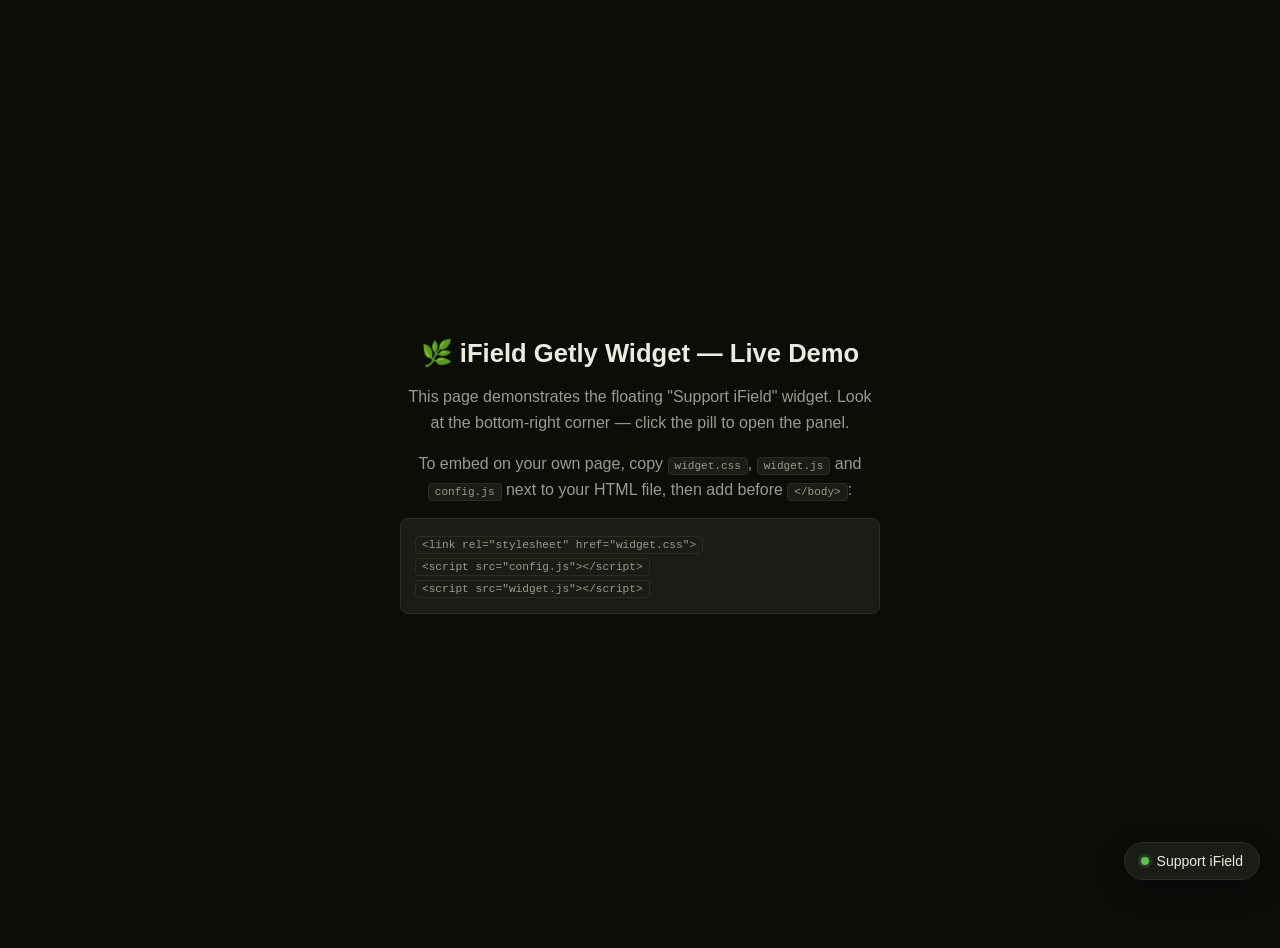
<file: index.html>
<!DOCTYPE html>
<html lang="en">
<head>
<meta charset="UTF-8">
<meta name="viewport" content="width=device-width, initial-scale=1.0">
<title>iField Getly Widget — Demo</title>
<style>
  body {
    margin: 0;
    background: #0B0D09;
    color: #EDEAE0;
    font-family: -apple-system, BlinkMacSystemFont, "Segoe UI", Roboto, sans-serif;
    display: flex;
    align-items: center;
    justify-content: center;
    min-height: 100vh;
    text-align: center;
    padding: 24px;
  }
  .demo-box { max-width: 480px; }
  h1 { font-size: 1.6rem; margin-bottom: 10px; }
  p { color: #9B9A8C; line-height: 1.6; }
  code {
    background: #1A1D16; border: 1px solid #2A2E22;
    padding: 2px 6px; border-radius: 4px; font-size: 0.85em;
  }
</style>
</head>
<body>
  <div class="demo-box">
    <h1>🌿 iField Getly Widget — Live Demo</h1>
    <p>This page demonstrates the floating "Support iField" widget.
    Look at the bottom-right corner — click the pill to open the panel.</p>
    <p>To embed on your own page, copy <code>widget.css</code>, <code>widget.js</code>
    and <code>config.js</code> next to your HTML file, then add before <code>&lt;/body&gt;</code>:</p>
    <p style="text-align:left; background:#1A1D16; border:1px solid #2A2E22; border-radius:8px; padding:14px; font-size:0.82rem; overflow-x:auto;">
      <code>&lt;link rel="stylesheet" href="widget.css"&gt;</code><br>
      <code>&lt;script src="config.js"&gt;&lt;/script&gt;</code><br>
      <code>&lt;script src="widget.js"&gt;&lt;/script&gt;</code>
    </p>
  </div>

  <link rel="stylesheet" href="widget.css">
  <script src="config.js"></script>
  <script src="widget.js"></script>
</body>
</html>
</file>
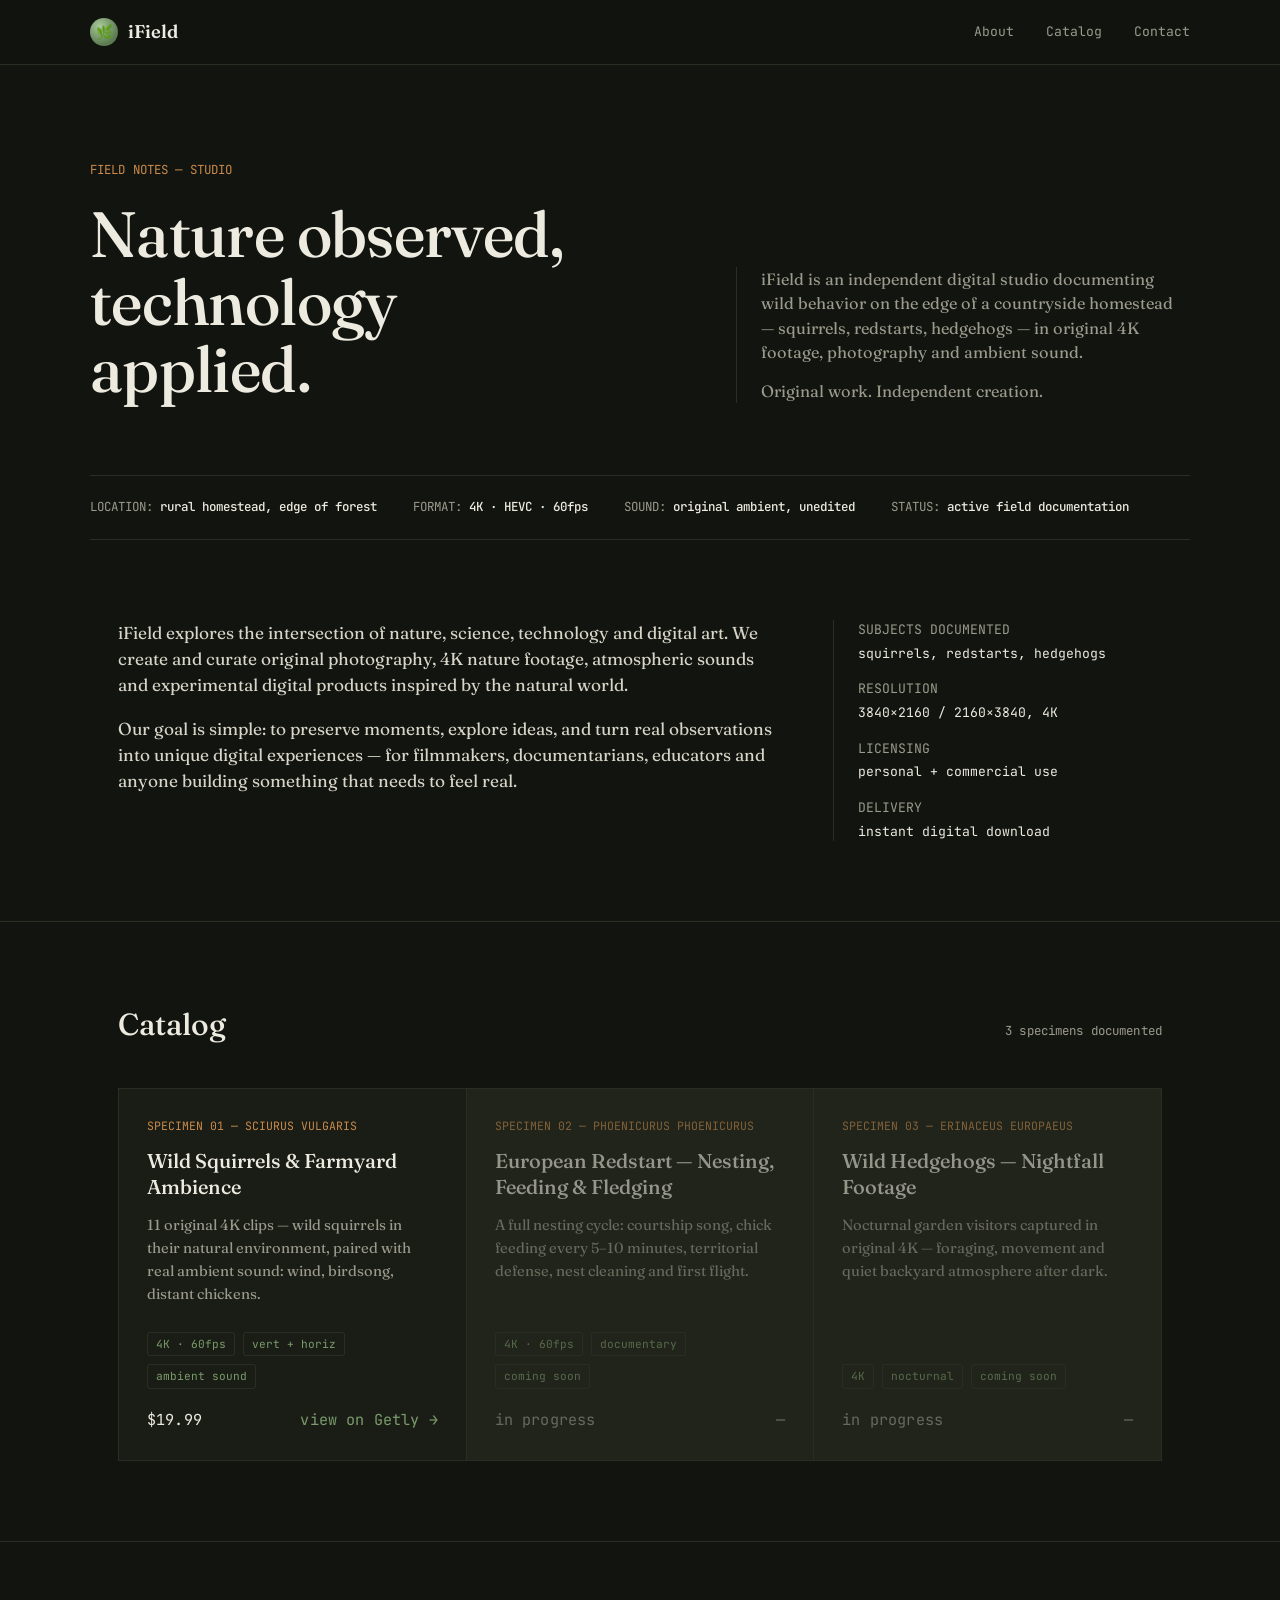
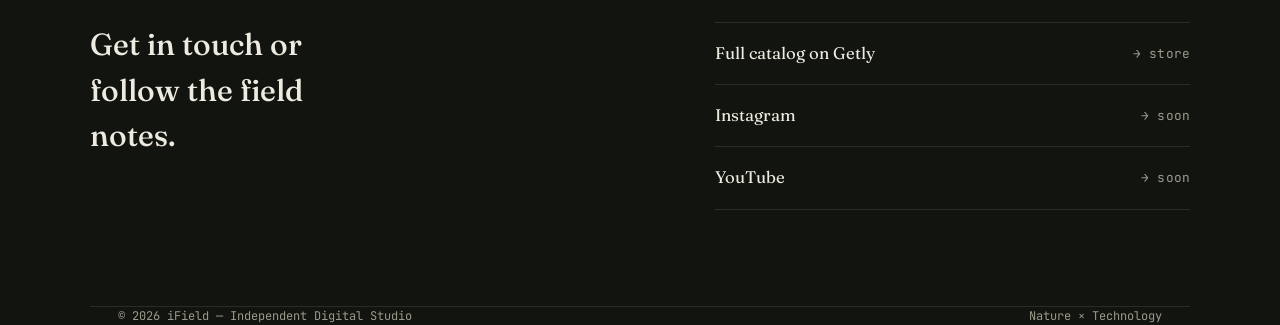
<file: index 4.html>
<!DOCTYPE html>
<html lang="en">
<head>
<meta charset="UTF-8">
<meta name="viewport" content="width=device-width, initial-scale=1.0">
<title>iField — Nature × Technology</title>
<meta name="description" content="Independent digital studio. Original 4K nature footage, photography and ambient sound from wild squirrels, redstarts and hedgehogs on the edge of a countryside homestead.">
<link rel="icon" href="data:image/svg+xml,<svg xmlns=%22http://www.w3.org/2000/svg%22 viewBox=%220 0 100 100%22><text y=%22.9em%22 font-size=%2290%22>🌿</text></svg>">
<link rel="preconnect" href="https://fonts.googleapis.com">
<link rel="preconnect" href="https://fonts.gstatic.com" crossorigin>
<link href="https://fonts.googleapis.com/css2?family=Fraunces:opsz,wght@9..144,400;9..144,500;9..144,600&family=JetBrains+Mono:wght@400;500&display=swap" rel="stylesheet">
<style>
  :root{
    --bg:#12140F;
    --bg-card:#1A1D16;
    --bg-card-hover:#20241B;
    --line:#2A2E22;
    --text:#EDEAE0;
    --text-muted:#9B9A8C;
    --moss:#7A9B6B;
    --moss-dim:#5C7A50;
    --amber:#C98A4B;
    --max:1100px;
  }
  *{box-sizing:border-box; margin:0; padding:0;}
  html{scroll-behavior:smooth;}
  body{
    background:var(--bg);
    color:var(--text);
    font-family:'Fraunces', Georgia, serif;
    line-height:1.5;
    -webkit-font-smoothing:antialiased;
  }
  .mono{
    font-family:'JetBrains Mono', ui-monospace, monospace;
    letter-spacing:0.01em;
  }
  a{color:inherit;}
  img{max-width:100%; display:block;}
  .wrap{max-width:var(--max); margin:0 auto; padding:0 28px;}

  /* Header */
  header{
    position:sticky; top:0; z-index:10;
    background:rgba(18,20,15,0.88);
    backdrop-filter:blur(8px);
    border-bottom:1px solid var(--line);
  }
  .nav{
    display:flex; align-items:center; justify-content:space-between;
    padding:18px 0;
  }
  .logo{
    display:flex; align-items:center; gap:10px;
    font-size:1.15rem; font-weight:600; text-decoration:none;
  }
  .logo-mark{
    width:28px; height:28px; border-radius:50%;
    background:radial-gradient(circle at 35% 30%, #A8C99A, var(--moss-dim) 70%);
    display:flex; align-items:center; justify-content:center;
    font-size:0.85rem;
  }
  .nav-links{display:flex; gap:32px; font-family:'JetBrains Mono', monospace; font-size:0.82rem;}
  .nav-links a{text-decoration:none; color:var(--text-muted); transition:color .2s;}
  .nav-links a:hover{color:var(--moss);}

  /* Hero */
  .hero{
    padding:96px 0 72px;
    display:grid;
    grid-template-columns:1.3fr 1fr;
    gap:56px;
    align-items:end;
    border-bottom:1px solid var(--line);
  }
  .hero-label{
    font-family:'JetBrains Mono', monospace;
    font-size:0.78rem;
    color:var(--amber);
    margin-bottom:20px;
    display:block;
  }
  h1{
    font-size:clamp(2.4rem, 5vw, 4rem);
    font-weight:500;
    line-height:1.06;
    letter-spacing:-0.01em;
    max-width:12ch;
  }
  .hero-side{
    font-size:1.02rem;
    color:var(--text-muted);
    border-left:1px solid var(--line);
    padding-left:24px;
  }
  .hero-side p + p{margin-top:14px;}

  /* Field log strip */
  .field-log{
    border-bottom:1px solid var(--line);
    padding:22px 0;
    font-family:'JetBrains Mono', monospace;
    font-size:0.78rem;
    color:var(--text-muted);
    display:flex;
    flex-wrap:wrap;
    gap:8px 36px;
  }
  .field-log span b{color:var(--text); font-weight:500;}

  /* Section headings */
  .section{padding:80px 0;}
  .section-head{
    display:flex; justify-content:space-between; align-items:baseline;
    margin-bottom:40px; gap:20px; flex-wrap:wrap;
  }
  .section-head h2{
    font-size:1.9rem; font-weight:500;
  }
  .section-head .count{
    font-family:'JetBrains Mono', monospace;
    font-size:0.78rem;
    color:var(--text-muted);
  }

  /* About */
  .about{border-bottom:1px solid var(--line);}
  .about-body{
    display:grid;
    grid-template-columns:2fr 1fr;
    gap:56px;
  }
  .about-body p{
    font-size:1.08rem;
    color:#D8D5C8;
    max-width:62ch;
  }
  .about-body p + p{margin-top:18px;}
  .about-facts{
    font-family:'JetBrains Mono', monospace;
    font-size:0.82rem;
    display:flex; flex-direction:column; gap:16px;
    border-left:1px solid var(--line);
    padding-left:24px;
    height:fit-content;
  }
  .about-facts div span{display:block; color:var(--text-muted); margin-bottom:4px;}

  /* Products */
  .catalog{border-bottom:1px solid var(--line);}
  .cards{
    display:grid;
    grid-template-columns:repeat(auto-fit, minmax(300px, 1fr));
    gap:1px;
    background:var(--line);
    border:1px solid var(--line);
  }
  .card{
    background:var(--bg-card);
    padding:28px;
    display:flex; flex-direction:column; gap:14px;
    transition:background .2s;
    text-decoration:none;
    color:inherit;
  }
  .card:hover{background:var(--bg-card-hover);}
  .card-specimen{
    font-family:'JetBrains Mono', monospace;
    font-size:0.72rem;
    color:var(--amber);
  }
  .card h3{
    font-size:1.25rem; font-weight:500; line-height:1.3;
  }
  .card p{
    font-size:0.92rem; color:var(--text-muted); line-height:1.55;
  }
  .card-tags{
    display:flex; flex-wrap:wrap; gap:8px;
    font-family:'JetBrains Mono', monospace;
    font-size:0.7rem;
    color:var(--moss);
    margin-top:auto;
    padding-top:12px;
  }
  .card-tags span{
    border:1px solid var(--line); padding:3px 8px; border-radius:3px;
  }
  .card-price{
    font-family:'JetBrains Mono', monospace;
    font-size:0.95rem;
    color:var(--text);
    display:flex; justify-content:space-between; align-items:center;
    padding-top:6px;
  }
  .card-price .arrow{color:var(--moss); transition:transform .2s;}
  .card:hover .card-price .arrow{transform:translateX(3px);}
  .card.soon{opacity:0.55; cursor:default;}
  .card.soon .card-price{color:var(--text-muted);}

  /* Buy widget mount point */
  .buy-widget-slot{
    margin-top:20px;
    padding-top:16px;
    border-top:1px dashed var(--line);
  }

  /* Contact */
  .contact{
    padding:80px 0 96px;
    display:grid;
    grid-template-columns:1.2fr 1fr;
    gap:56px;
  }
  .contact h2{font-size:1.9rem; font-weight:500; max-width:14ch;}
  .contact-links{
    display:flex; flex-direction:column; gap:0;
    border-top:1px solid var(--line);
  }
  .contact-links a{
    display:flex; justify-content:space-between; align-items:center;
    padding:18px 0;
    border-bottom:1px solid var(--line);
    text-decoration:none;
    font-size:1.05rem;
    transition:color .2s;
  }
  .contact-links a:hover{color:var(--moss);}
  .contact-links a .mono{color:var(--text-muted); font-size:0.8rem;}

  footer{
    border-top:1px solid var(--line);
    padding:24px 0;
    font-family:'JetBrains Mono', monospace;
    font-size:0.75rem;
    color:var(--text-muted);
    display:flex; justify-content:space-between; flex-wrap:wrap; gap:10px;
  }

  @media (max-width:760px){
    .hero{grid-template-columns:1fr; gap:32px; padding:64px 0 48px;}
    .hero-side{border-left:none; padding-left:0; border-top:1px solid var(--line); padding-top:18px;}
    .about-body{grid-template-columns:1fr; gap:28px;}
    .about-facts{border-left:none; padding-left:0; border-top:1px solid var(--line); padding-top:18px; flex-direction:row; flex-wrap:wrap;}
    .contact{grid-template-columns:1fr; gap:28px;}
    .nav-links{gap:18px;}
  }
</style>
</head>
<body>

<header>
  <div class="wrap nav">
    <a href="#" class="logo">
      <span class="logo-mark">🌿</span>
      iField
    </a>
    <nav class="nav-links">
      <a href="#about">About</a>
      <a href="#catalog">Catalog</a>
      <a href="#contact">Contact</a>
    </nav>
  </div>
</header>

<section class="hero wrap">
  <div>
    <span class="hero-label mono">FIELD NOTES — STUDIO</span>
    <h1>Nature observed, technology applied.</h1>
  </div>
  <div class="hero-side">
    <p>iField is an independent digital studio documenting wild behavior on the edge of a countryside homestead — squirrels, redstarts, hedgehogs — in original 4K footage, photography and ambient sound.</p>
    <p>Original work. Independent creation.</p>
  </div>
</section>

<div class="wrap field-log">
  <span>LOCATION: <b>rural homestead, edge of forest</b></span>
  <span>FORMAT: <b>4K · HEVC · 60fps</b></span>
  <span>SOUND: <b>original ambient, unedited</b></span>
  <span>STATUS: <b>active field documentation</b></span>
</div>

<section class="section about" id="about">
  <div class="wrap about-body">
    <div>
      <p>iField explores the intersection of nature, science, technology and digital art. We create and curate original photography, 4K nature footage, atmospheric sounds and experimental digital products inspired by the natural world.</p>
      <p>Our goal is simple: to preserve moments, explore ideas, and turn real observations into unique digital experiences — for filmmakers, documentarians, educators and anyone building something that needs to feel real.</p>
    </div>
    <div class="about-facts">
      <div><span>SUBJECTS DOCUMENTED</span>squirrels, redstarts, hedgehogs</div>
      <div><span>RESOLUTION</span>3840×2160 / 2160×3840, 4K</div>
      <div><span>LICENSING</span>personal + commercial use</div>
      <div><span>DELIVERY</span>instant digital download</div>
    </div>
  </div>
</section>

<section class="section catalog" id="catalog">
  <div class="wrap">
    <div class="section-head">
      <h2>Catalog</h2>
      <span class="count mono">3 specimens documented</span>
    </div>
    <div class="cards">

      <a class="card" href="https://getly.store/product/wild-squirrels-farmyard-ambience-4k-nature-footage-pack" target="_blank" rel="noopener">
        <span class="card-specimen">SPECIMEN 01 — SCIURUS VULGARIS</span>
        <h3>Wild Squirrels &amp; Farmyard Ambience</h3>
        <p>11 original 4K clips — wild squirrels in their natural environment, paired with real ambient sound: wind, birdsong, distant chickens.</p>
        <div class="card-tags">
          <span>4K · 60fps</span>
          <span>vert + horiz</span>
          <span>ambient sound</span>
        </div>
        <div class="card-price mono">
          <span>$19.99</span>
          <span class="arrow">view on Getly →</span>
        </div>
      </a>

      <a class="card soon" href="#">
        <span class="card-specimen">SPECIMEN 02 — PHOENICURUS PHOENICURUS</span>
        <h3>European Redstart — Nesting, Feeding &amp; Fledging</h3>
        <p>A full nesting cycle: courtship song, chick feeding every 5–10 minutes, territorial defense, nest cleaning and first flight.</p>
        <div class="card-tags">
          <span>4K · 60fps</span>
          <span>documentary</span>
          <span>coming soon</span>
        </div>
        <div class="card-price mono">
          <span>in progress</span>
          <span>—</span>
        </div>
      </a>

      <a class="card soon" href="#">
        <span class="card-specimen">SPECIMEN 03 — ERINACEUS EUROPAEUS</span>
        <h3>Wild Hedgehogs — Nightfall Footage</h3>
        <p>Nocturnal garden visitors captured in original 4K — foraging, movement and quiet backyard atmosphere after dark.</p>
        <div class="card-tags">
          <span>4K</span>
          <span>nocturnal</span>
          <span>coming soon</span>
        </div>
        <div class="card-price mono">
          <span>in progress</span>
          <span>—</span>
        </div>
      </a>

    </div>

    <!--
      GETLY PAY WIDGET — mount point
      Once the Getly Pay Widget is approved for this store, paste the
      single line of embed code Getly provides here. It will render
      a native "Buy" button for the selected product without leaving
      this page. Until then, product cards above link out to Getly directly.

      Example (replace with the real snippet from Getly once approved):
      <div class="buy-widget-slot">
        <script src="https://getly.store/widget.js" data-product="wild-squirrels-farmyard-ambience-4k-nature-footage-pack"></script>
      </div>
    -->

  </div>
</section>

<section class="section contact wrap" id="contact">
  <h2>Get in touch or follow the field notes.</h2>
  <div class="contact-links">
    <a href="https://getly.store/store/ifield-mu3m318a" target="_blank" rel="noopener">
      Full catalog on Getly <span class="mono">→ store</span>
    </a>
    <a href="#">
      Instagram <span class="mono">→ soon</span>
    </a>
    <a href="#">
      YouTube <span class="mono">→ soon</span>
    </a>
  </div>
</section>

<footer class="wrap">
  <span>© <span id="year"></span> iField — Independent Digital Studio</span>
  <span>Nature × Technology</span>
</footer>

<script>
  document.getElementById('year').textContent = new Date().getFullYear();
</script>

</body>
</html>
</file>
<file: widget.css>
/* iField × Getly — Support Widget
   Dark, nature × technology theme. Self-contained, no external deps. */

.ifw-root {
  --ifw-bg: #12140F;
  --ifw-card: #1A1D16;
  --ifw-line: #2A2E22;
  --ifw-text: #EDEAE0;
  --ifw-muted: #9B9A8C;
  --ifw-moss: #7A9B6B;
  --ifw-moss-strong: #5DBE52;
  --ifw-amber: #C98A4B;
  font-family: -apple-system, BlinkMacSystemFont, "Segoe UI", Roboto, sans-serif;
  position: fixed;
  z-index: 999999;
  bottom: 20px;
  right: 20px;
}

.ifw-root * { box-sizing: border-box; }

/* Collapsed pill */
.ifw-pill {
  display: flex;
  align-items: center;
  gap: 8px;
  background: var(--ifw-card);
  border: 1px solid var(--ifw-line);
  color: var(--ifw-text);
  padding: 10px 16px;
  border-radius: 999px;
  cursor: pointer;
  box-shadow: 0 8px 24px rgba(0,0,0,0.35);
  font-size: 14px;
  transition: transform .15s ease, border-color .15s ease;
}
.ifw-pill:hover { transform: translateY(-2px); border-color: var(--ifw-moss); }
.ifw-pill-dot {
  width: 8px; height: 8px; border-radius: 50%;
  background: var(--ifw-moss-strong);
  box-shadow: 0 0 0 3px rgba(93,190,82,0.18);
}

/* Expanded panel */
.ifw-panel {
  display: none;
  position: absolute;
  bottom: 56px;
  right: 0;
  width: 280px;
  background: var(--ifw-card);
  border: 1px solid var(--ifw-line);
  border-radius: 14px;
  padding: 18px;
  box-shadow: 0 16px 40px rgba(0,0,0,0.45);
  color: var(--ifw-text);
}
.ifw-panel.ifw-open { display: block; }

.ifw-panel-header {
  display: flex; align-items: center; gap: 10px; margin-bottom: 10px;
}
.ifw-logo-mark {
  width: 26px; height: 26px; border-radius: 50%;
  background: radial-gradient(circle at 35% 30%, #A8C99A, var(--ifw-moss) 70%);
  display: flex; align-items: center; justify-content: center;
  font-size: 13px;
}
.ifw-panel-title { font-size: 15px; font-weight: 600; }
.ifw-panel-sub { font-size: 12px; color: var(--ifw-muted); margin-top: 2px; }

.ifw-panel-body { font-size: 13px; color: #D8D5C8; line-height: 1.5; margin: 12px 0 16px; }

.ifw-buy-btn {
  display: flex; align-items: center; justify-content: center; gap: 8px;
  width: 100%;
  background: var(--ifw-moss-strong);
  color: #0B0F0A;
  font-weight: 600;
  font-size: 14px;
  padding: 11px 14px;
  border-radius: 8px;
  border: none;
  text-decoration: none;
  cursor: pointer;
  transition: filter .15s ease;
}
.ifw-buy-btn:hover { filter: brightness(1.08); }

.ifw-close {
  position: absolute; top: 12px; right: 12px;
  background: none; border: none; color: var(--ifw-muted);
  cursor: pointer; font-size: 16px; line-height: 1;
  padding: 2px;
}
.ifw-close:hover { color: var(--ifw-text); }

.ifw-footer {
  margin-top: 14px; padding-top: 10px; border-top: 1px solid var(--ifw-line);
  font-size: 10px; color: var(--ifw-muted);
  display: flex; justify-content: space-between; align-items: center;
  font-family: ui-monospace, "JetBrains Mono", monospace;
}
.ifw-footer a { color: var(--ifw-amber); text-decoration: none; }

@media (max-width: 480px) {
  .ifw-root { bottom: 14px; right: 14px; }
  .ifw-panel { width: calc(100vw - 40px); right: 0; }
}
</file>
